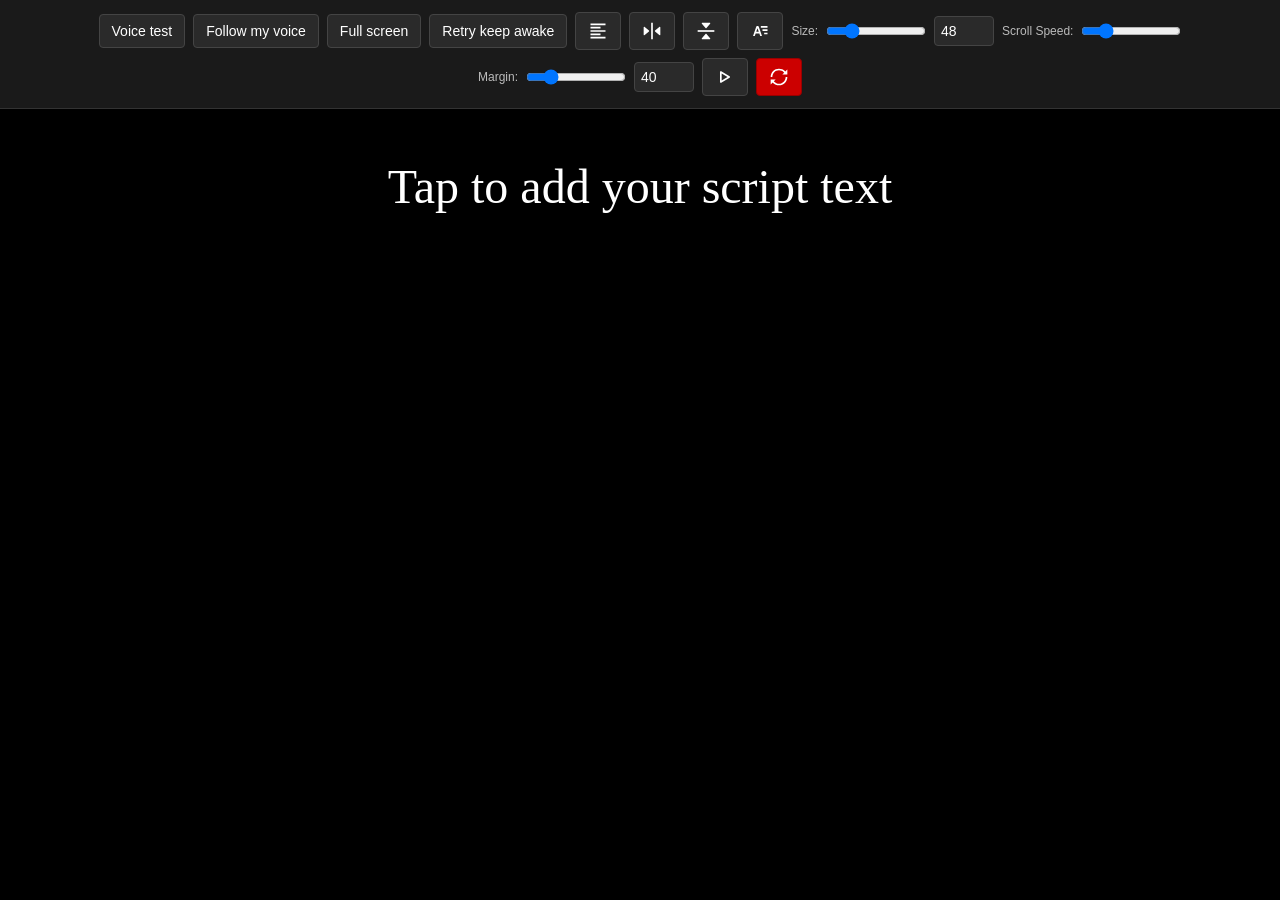
<file: index.html>
<!DOCTYPE html>
<html lang="en">
<head>
    <meta charset="UTF-8">
    <meta name="viewport" content="width=device-width, initial-scale=1.0">
    <meta name="description" content="A simple, responsive web-based teleprompter app">
    <meta name="apple-mobile-web-app-capable" content="yes">
    <meta name="apple-mobile-web-app-status-bar-style" content="black">
    <meta name="apple-mobile-web-app-title" content="Teleprompter">
    <link rel="manifest" href="manifest.json">
    <link rel="stylesheet" href="styles.css">
    <title>Teleprompter</title>
</head>
<body>
    <div class="container">
        <div class="controls">
            <a class="btn" href="voice-test.html" style="text-decoration:none;">Voice test</a>
            <button class="btn" id="followVoiceBtn" type="button" aria-pressed="false" aria-describedby="voiceStatus" title="Follow your spoken English script">Follow my voice</button>
            <button class="btn" id="fullscreenBtn" type="button" aria-pressed="false" title="Hide the browser bars and use the full screen">Full screen</button>
            <button class="btn" id="keepAwakeBtn" type="button" aria-pressed="false" title="Keep the screen awake while this page is visible">Keep awake</button>
            <button class="btn" id="toggleAlignBtn" title="Align left" aria-label="Align left">
                <svg xmlns="http://www.w3.org/2000/svg" width="24" height="24" fill="currentColor" viewBox="0 0 24 24">
                    <path d="M6 7h12v2H6zM3 3h18v2H3zm0 8h18v2H3zm3 4h12v2H6zm-3 4h18v2H3z"></path>
                </svg>
            </button>
            <button class="btn" id="toggleFlipLRBtn" title="Flip horizontal"><svg  xmlns="http://www.w3.org/2000/svg" width="24" height="24"  
fill="currentColor" viewBox="0 0 24 24" >
<!--Boxicons v3.0.8 https://boxicons.com | License  https://docs.boxicons.com/free-->
<path d="m20.76,7.06l-5.1,4.37c-.35.3-.35.84,0,1.14l5.1,4.37c.49.42,1.24.07,1.24-.57V7.63c0-.64-.75-.99-1.24-.57Z"/><path d="m3.24,16.94l5.1-4.37c.35-.3.35-.84,0-1.14L3.24,7.06c-.49-.42-1.24-.07-1.24.57v8.74c0,.64.75.99,1.24.57Z"/><path d="M11 2H13V22H11z"/>
</svg></button>
            <button class="btn" id="toggleFlipUDBtn" title="Flip vertical"><svg  xmlns="http://www.w3.org/2000/svg" width="24" height="24"  
fill="currentColor" viewBox="0 0 24 24" >
<!--Boxicons v3.0.8 https://boxicons.com | License  https://docs.boxicons.com/free-->
<path d="m12.57,15.66c-.3-.35-.84-.35-1.14,0l-4.37,5.1c-.42.49-.07,1.24.57,1.24h8.74c.64,0,.99-.75.57-1.24l-4.37-5.1Z"/><path d="m7.06,3.24l4.37,5.1c.3.35.84.35,1.14,0l4.37-5.1c.42-.49.07-1.24-.57-1.24H7.63c-.64,0-.99.75-.57,1.24Z"/><path d="M2 11H22V13H2z"/>
</svg></button>
            <button class="btn" id="toggleFontBtn" title="Switch font family"><svg xmlns="http://www.w3.org/2000/svg" width="24" height="24" fill="currentColor" viewBox="0 0 24 24">
                <path d="M10.44 6.67C10.3 6.27 9.92 6 9.5 6h-1c-.43 0-.81.27-.94.67L3.64 18h2.12l1.04-3h4.42l1.04 3h2.12L10.46 6.67ZM7.48 13 9 8.61 10.52 13zM13 6h8v2h-8zm2 4h6v2h-6zm2 4h4v2h-4z"></path>
            </svg></button>
            
            <div class="control-group">
                <label class="control-label">Size:</label>
                <input type="range" id="fontSizeSlider" min="18" max="160" value="48">
                <input type="number" id="fontSizeInput" min="18" max="160" value="48">
            </div>

            <div class="control-group">
                <label class="control-label">Scroll Speed:</label>
                <input type="range" id="scrollSpeedSlider" min="0" max="5" value="1" step="0.20">
            </div>

            <div class="control-group">
                <label class="control-label">Margin:</label>
                <input type="range" id="scrollPaddingSlider" min="0" max="200" value="20">
                <input type="number" id="scrollPaddingInput" min="0" max="200" value="20">
            </div>

            <button class="btn" id="autoScrollBtn" title="Auto scroll"><svg  xmlns="http://www.w3.org/2000/svg" width="24" height="24"  
fill="currentColor" viewBox="0 0 24 24" >
<!--Boxicons v3.0.8 https://boxicons.com | License  https://docs.boxicons.com/free-->
<path d="M6.51 18.87a1 1 0 0 0 1-.01l10-6c.3-.18.49-.51.49-.86s-.18-.68-.49-.86l-10-6a.99.99 0 0 0-1.01-.01c-.31.18-.51.51-.51.87v12c0 .36.19.69.51.87ZM8 7.77 15.06 12 8 16.23z"></path>
</svg></button>
            <button class="btn" id="pauseScrollBtn" style="display:none;" title="Pause"><svg  xmlns="http://www.w3.org/2000/svg" width="24" height="24"  
fill="currentColor" viewBox="0 0 24 24" >
<!--Boxicons v3.0.8 https://boxicons.com | License  https://docs.boxicons.com/free-->
<path d="M6 18h4c.55 0 1-.45 1-1V7c0-.55-.45-1-1-1H6c-.55 0-1 .45-1 1v10c0 .55.45 1 1 1M7 8h2v8H7zm7-2c-.55 0-1 .45-1 1v10c0 .55.45 1 1 1h4c.55 0 1-.45 1-1V7c0-.55-.45-1-1-1zm3 10h-2V8h2z"></path>
</svg></button>
            <button class="btn btn-danger" id="resetBtn" title="Reset"><svg  xmlns="http://www.w3.org/2000/svg" width="24" height="24"  
fill="currentColor" viewBox="0 0 24 24" >
<!--Boxicons v3.0.8 https://boxicons.com | License  https://docs.boxicons.com/free-->
<path d="M19.07 4.93a9.9 9.9 0 0 0-3.18-2.14 10.12 10.12 0 0 0-7.79 0c-1.19.5-2.26 1.23-3.18 2.14S3.28 6.92 2.78 8.11A9.95 9.95 0 0 0 1.99 12h2c0-1.08.21-2.13.63-3.11.4-.95.98-1.81 1.72-2.54.73-.74 1.59-1.31 2.54-1.71 1.97-.83 4.26-.83 6.23 0 .95.4 1.81.98 2.54 1.72.17.17.33.34.48.52L16 9.01h6V3l-2.45 2.45c-.15-.18-.31-.36-.48-.52m.3 10.18c-.4.95-.98 1.81-1.72 2.54-.73.74-1.59 1.31-2.54 1.71-1.97.83-4.26.83-6.23 0-.95-.4-1.81-.98-2.54-1.72-.17-.17-.33-.34-.48-.52l2.13-2.13H2v6l2.45-2.45c.15.18.31.36.48.52.92.92 1.99 1.64 3.18 2.14 1.23.52 2.54.79 3.89.79s2.66-.26 3.89-.79c1.19-.5 2.26-1.23 3.18-2.14s1.64-1.99 2.14-3.18c.52-1.23.79-2.54.79-3.89h-2c0 1.08-.21 2.13-.63 3.11Z"></path>
</svg></button>
        </div>

        <p class="voice-status" id="voiceStatus" role="status" hidden></p>
        <p class="display-status" id="displayStatus" role="status" hidden></p>
        <div class="main-content split-view">
            <div class="prompter-panel" id="prompterPanel">
                <div class="voice-reading-guide" aria-hidden="true"></div>
                <div class="prompter-scroll" id="prompterScroll">
                    <div class="prompter-text" id="prompterText" contenteditable="true">Tap to add your script text</div>
                </div>
                <div class="scroll-indicator" id="scrollIndicator" style="display:none;">Auto-scrolling...</div>
            </div>
        </div>
    </div>

    <script type="module" src="script.js"></script>
</body>
</html>
</file>
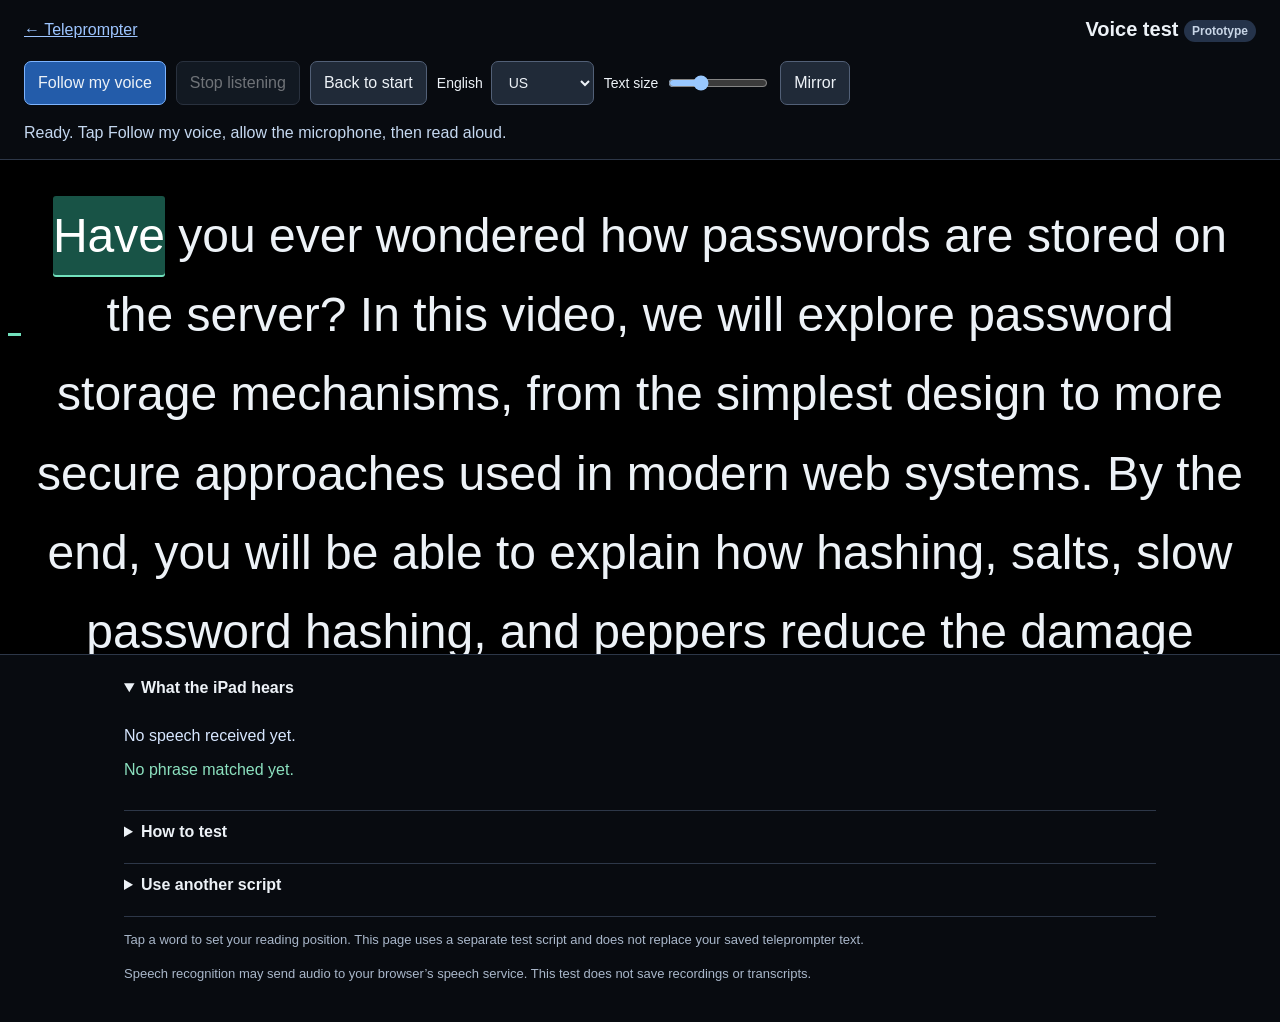
<file: voice-test.html>
<!DOCTYPE html>
<html lang="en">
<head>
    <meta charset="UTF-8">
    <meta name="viewport" content="width=device-width, initial-scale=1.0">
    <meta name="description" content="Test voice-following scrolling with your own speaking pace.">
    <link rel="stylesheet" href="voice-test.css">
    <title>Voice test · Teleprompter</title>
</head>
<body>
    <header>
        <div class="heading">
            <a href="index.html">← Teleprompter</a>
            <h1>Voice test <span>Prototype</span></h1>
        </div>
        <div class="controls" aria-label="Voice controls">
            <button type="button" id="startBtn" class="primary">Follow my voice</button>
            <button type="button" id="stopBtn" disabled>Stop listening</button>
            <button type="button" id="restartBtn">Back to start</button>
            <label>English
                <select id="language">
                    <option value="en-AU">Australia</option>
                    <option value="en-GB">UK</option>
                    <option value="en-US">US</option>
                </select>
            </label>
            <label>Text size <input type="range" id="textSize" min="28" max="96" value="48"></label>
            <button type="button" id="mirrorBtn" aria-pressed="false">Mirror</button>
        </div>
        <p id="status" role="status">Ready. Tap Follow my voice, allow the microphone, then read the sample aloud.</p>
    </header>

    <main>
        <section class="reading-pane" id="readingPane" aria-label="Sample script">
            <div class="reading-guide" aria-hidden="true"></div>
            <div class="script-scroll" id="scriptScroll">
                <div class="script-text" id="scriptText"></div>
            </div>
        </section>
        <aside aria-label="Test information">
            <details open>
                <summary>What the iPad hears</summary>
                <p id="heard">No speech received yet.</p>
                <p id="matched">No phrase matched yet.</p>
            </details>
            <details>
                <summary>How to test</summary>
                <ol>
                    <li>Read the first question, then pause for five seconds. Scrolling should hold.</li>
                    <li>Read the second sentence slowly, then speed up. Your current words should stay visible.</li>
                    <li>Say “I am taking a quick break from the script.” The position should hold until you return to the script.</li>
                    <li>Finish the paragraph, including “hashing”, “salts”, and “peppers”. Check the recognised words below the script.</li>
                    <li>If it loses your place, stop, tap the word you want to read next, and tap Follow my voice again.</li>
                    <li>Repeat in your usual teleprompter position, then try a longer script for five minutes.</li>
                </ol>
                <p>Use Safari on the iPad over HTTPS. If no speech arrives, check microphone permission and that Siri is enabled. Start in Safari before testing a Home Screen shortcut.</p>
            </details>
            <details>
                <summary>Use another script</summary>
                <form id="scriptForm">
                    <label for="scriptInput">Test script</label>
                    <textarea id="scriptInput" rows="7">Have you ever wondered how passwords are stored on the server? In this video, we will explore password storage mechanisms, from the simplest design to more secure approaches used in modern web systems. By the end, you will be able to explain how hashing, salts, slow password hashing, and peppers reduce the damage when a password database is leaked.</textarea>
                    <button type="submit">Use this script</button>
                </form>
            </details>
            <p class="note">Tap a word to set your reading position. This page uses a separate test script and does not replace your saved teleprompter text.</p>
            <p class="note">Speech recognition may send audio to your browser’s speech service. This test does not save recordings or transcripts.</p>
        </aside>
    </main>
    <script type="module" src="voice-test.mjs"></script>
</body>
</html>
</file>
<file: styles.css>
* {
    margin: 0;
    padding: 0;
    box-sizing: border-box;
}

html, body {
    width: 100%;
    height: 100%;
    font-family: -apple-system, BlinkMacSystemFont, 'Segoe UI', Roboto, Oxygen, Ubuntu, Cantarell, sans-serif;
    background: #000;
    color: #fff;
    overflow: hidden;
}

body {
    display: flex;
    flex-direction: column;
}

/* Main container */
.container {
    display: flex;
    flex-direction: column;
    height: 100vh;
    height: 100dvh;
    background: #000;
}

/* Header/Controls */
.controls {
    background: #1a1a1a;
    padding: 12px;
    border-bottom: 1px solid #333;
    display: flex;
    gap: 8px;
    align-items: center;
    flex-wrap: wrap;
    justify-content: center;
    z-index: 100;
}

.btn {
    padding: 8px 12px;
    border: 1px solid #444;
    background: #2a2a2a;
    color: #fff;
    border-radius: 4px;
    cursor: pointer;
    font-size: 14px;
    transition: all 0.2s;
}

.btn svg {
    display: block;
    width: 20px;
    height: 20px;
}

.btn:hover {
    background: #3a3a3a;
    border-color: #555;
}

.btn:active {
    background: #444;
}

.btn-primary {
    background: #0066cc;
    border-color: #0052a3;
}

.btn-primary:hover {
    background: #0052a3;
}

.btn-danger {
    background: #cc0000;
    border-color: #990000;
}

.btn-danger:hover {
    background: #990000;
}

/* Controls group */
.control-group {
    display: flex;
    gap: 8px;
    align-items: center;
}

.control-label {
    font-size: 12px;
    color: #bbb;
    white-space: nowrap;
}

input[type="range"] {
    width: 100px;
    cursor: pointer;
}

input[type="number"] {
    width: 60px;
    padding: 6px;
    border: 1px solid #444;
    background: #2a2a2a;
    color: #fff;
    border-radius: 4px;
    font-size: 14px;
}

.mode-indicator {
    margin-left: auto;
    font-size: 12px;
    color: #bbb;
    padding: 4px 8px;
    background: #2a2a2a;
    border-radius: 4px;
}

/* Main content area */
.main-content {
    flex: 1;
    display: flex;
    overflow: hidden;
    min-height: 0;
}

/* Editor mode - removed */
.editor-panel {
    display: none;
}

.editor-panel.hidden {
    display: none;
}

.editor-label {
    padding: 8px 12px;
    background: #000;
    font-size: 12px;
    color: #888;
    border-bottom: 1px solid #333;
}

#textInput {
    flex: 1;
    padding: 16px;
    background: #1a1a1a;
    color: #fff;
    border: none;
    font-family: inherit;
    font-size: 14px;
    resize: none;
    outline: none;
    line-height: 1.6;
}

/* Prompter display */
.prompter-panel {
    flex: 1;
    display: flex;
    flex-direction: column;
    background: #000;
    position: relative;
    overflow: hidden;
    min-height: 0;
}

.prompter-panel.hidden {
    display: none;
}

.prompter-scroll {
    flex: 1;
    overflow-y: auto;
    overflow-x: hidden;
    scroll-behavior: smooth;
    -webkit-overflow-scrolling: touch;
    padding: 40px 20px;
    display: flex;
    align-items: flex-start;
    justify-content: center;
    min-height: 0;
    touch-action: pan-y;
}

.auto-scrolling .prompter-scroll {
    scroll-behavior: auto;
}

.voice-status, .display-status {
    padding: 8px 16px;
    background: #142537;
    color: #d2e5f7;
    font-size: 13px;
    line-height: 1.5;
}

.voice-status.error { color: #ffbcab; }
.display-status { color: #ffdeb2; }
.btn:disabled { opacity: 0.5; cursor: default; }

.voice-following .prompter-scroll {
    display: block;
    scroll-behavior: auto;
}

.voice-following .prompter-text { padding-block: var(--voice-space); }
.voice-word {
    display: inline;
    font: inherit;
    line-height: inherit;
    color: inherit;
    border: 0;
    padding: 0;
    margin: 0;
    background: transparent;
    border-radius: 3px;
    cursor: pointer;
}

.voice-current { background: #185346; box-shadow: 0 2px 0 #72e1bd; }
.voice-word:focus-visible { outline: 2px solid #72e1bd; outline-offset: 2px; }
.voice-reading-guide { display: none; }
.voice-following .voice-reading-guide {
    display: block;
    position: absolute;
    z-index: 1;
    top: 35%;
    left: 8px;
    width: 13px;
    height: 3px;
    background: #72e1bd;
    pointer-events: none;
}

/* Custom scrollbar */
.prompter-scroll::-webkit-scrollbar {
    width: 8px;
}

.prompter-scroll::-webkit-scrollbar-track {
    background: #1a1a1a;
}

.prompter-scroll::-webkit-scrollbar-thumb {
    background: #444;
    border-radius: 4px;
}

.prompter-scroll::-webkit-scrollbar-thumb:hover {
    background: #555;
}

.prompter-text {
    font-size: 48px;
    line-height: 1.6;
    /* max-width: 90%; */
    text-align: center;
    white-space: pre-wrap;
    word-wrap: break-word;
    color: #fff;
    outline: none;
}

.prompter-text:focus {
    outline: 2px solid #0066cc;
    outline-offset: 4px;
    border-radius: 4px;
}

/* Text alignment */
.prompter-text.left-align {
    text-align: left;
}

/* Horizontal flip (left-right mirror) */
.prompter-text.flip-lr {
    transform: scaleX(-1);
}

/* Vertical flip (up-down mirror) */
.prompter-text.flip-ud {
    transform: scaleY(-1);
}

/* Both flips */
.prompter-text.flip-lr.flip-ud {
    transform: scaleX(-1) scaleY(-1);
}

/* Scroll speed indicator overlay */
.scroll-indicator {
    position: absolute;
    bottom: 20px;
    right: 20px;
    background: rgba(0, 0, 0, 0.7);
    padding: 8px 12px;
    border-radius: 4px;
    font-size: 12px;
    color: #bbb;
    pointer-events: none;
}

/* Mobile/Tablet view */
.split-view {
    width: 100%;
    gap: 0;
}

.split-view .editor-panel {
    display: none;
}

/* Responsive design */
@media (max-width: 1024px) {
    .split-view .editor-panel {
        display: none;
    }

    .prompter-panel {
        width: 100%;
    }
}

@media (max-height: 600px) {
    .prompter-text {
        font-size: 32px;
    }

    .controls {
        padding: 8px;
        gap: 4px;
    }

    .btn {
        padding: 6px 10px;
        font-size: 12px;
    }
}

@media (max-width: 600px) {
    .prompter-text {
        font-size: 36px;
    }

    .control-group {
        width: 100%;
    }

    input[type="range"] {
        width: 60%;
    }

    .split-view .editor-panel {
        width: 100%;
    }

    .editor-panel {
        border-right: none;
        border-bottom: 1px solid #333;
    }

    .main-content {
        flex-direction: column;
    }
}

/* Auto-scroll animation */
@keyframes pulse {
    0%, 100% { opacity: 1; }
    50% { opacity: 0.7; }
}

.auto-scrolling .scroll-indicator {
    animation: pulse 1s infinite;
}
</file>
<file: voice-test.css>
:root {
    color-scheme: dark;
    font-family: -apple-system, BlinkMacSystemFont, "Segoe UI", sans-serif;
    background: #080b10;
    color: #edf2f7;
}

* { box-sizing: border-box; }
body { margin: 0; }
header { padding: 18px 24px 14px; border-bottom: 1px solid #2d3748; }
.heading { display: flex; align-items: center; justify-content: space-between; gap: 12px; flex-wrap: wrap; }
a { color: #9dc5ff; }
h1 { font-size: 20px; margin: 0; }
h1 span { font-size: 12px; color: #c8d5e6; background: #25334a; padding: 4px 8px; border-radius: 12px; vertical-align: middle; }
.controls { display: flex; flex-wrap: wrap; align-items: center; gap: 10px; margin-top: 18px; }
button, select { font: inherit; color: inherit; background: #202a38; border: 1px solid #526077; border-radius: 7px; min-height: 44px; padding: 9px 13px; }
button { cursor: pointer; }
button:hover:not(:disabled) { background: #314159; }
button:disabled { opacity: .45; cursor: default; }
button.primary { background: #235caa; border-color: #7db4ff; }
button[aria-pressed="true"] { background: #235caa; }
button:focus-visible, select:focus-visible, textarea:focus-visible, input:focus-visible { outline: 2px solid #8cbeff; outline-offset: 3px; }
label { display: flex; align-items: center; gap: 8px; font-size: 14px; }
input[type="range"] { width: 100px; min-height: 44px; }
#status { margin: 14px 0 0; min-height: 24px; line-height: 1.5; color: #c5d8f0; }
#status.error { color: #ffbcab; }
.reading-pane { position: relative; height: 55vh; height: 55svh; min-height: 240px; max-height: 720px; background: #000; border-bottom: 1px solid #2d3748; }
.script-scroll { height: 100%; overflow-y: auto; overflow-x: hidden; padding: 36px 36px 0; scroll-behavior: auto; -webkit-overflow-scrolling: touch; }
.script-text { font: 48px/1.65 Verdana, sans-serif; text-align: center; white-space: pre-wrap; overflow-wrap: anywhere; }
.script-text::after { content: ""; display: block; height: 40vh; }
.script-text.mirrored { transform: scaleX(-1); }
/* Inline buttons preserve the exact spaces and punctuation of the source script. */
.script-word { display: inline; font: inherit; line-height: inherit; color: inherit; min-height: 0; padding: 0; margin: 0; background: transparent; border: 0; border-radius: 3px; overflow-wrap: anywhere; }
.script-word:hover:not(:disabled) { background: #253044; }
.script-word.spoken { color: #9ca9ba; }
.script-word.current { color: #fff; background: #185346; box-shadow: 0 2px 0 #72e1bd; }
.reading-guide { pointer-events: none; position: absolute; z-index: 1; top: 35%; left: 8px; width: 13px; height: 3px; background: #72e1bd; }
aside { max-width: 1080px; margin: 0 auto; padding: 12px 24px 24px; }
details { padding: 12px 0; border-bottom: 1px solid #2d3748; }
summary { cursor: pointer; font-weight: 600; min-height: 28px; }
details p, li { line-height: 1.6; }
#heard { margin-bottom: 8px; color: #d7e7ff; overflow-wrap: anywhere; }
#matched { color: #8ce1bf; margin-top: 8px; }
li + li { margin-top: 8px; }
.note { font-size: 13px; line-height: 1.6; color: #a9b7ca; }
form label { margin: 14px 0 8px; }
textarea { display: block; width: 100%; resize: vertical; color: inherit; background: #141b27; border: 1px solid #526077; border-radius: 6px; font: inherit; font-size: 16px; line-height: 1.6; padding: 12px; margin-bottom: 12px; }
@media (max-width: 600px) {
    header { padding: 14px 16px; }
    aside { padding: 10px 16px 20px; }
    .script-scroll { padding-left: 24px; padding-right: 24px; }
    .controls { gap: 8px; }
}
@media (prefers-reduced-motion: reduce) {
    .script-scroll { scroll-behavior: auto; }
}
</file>
